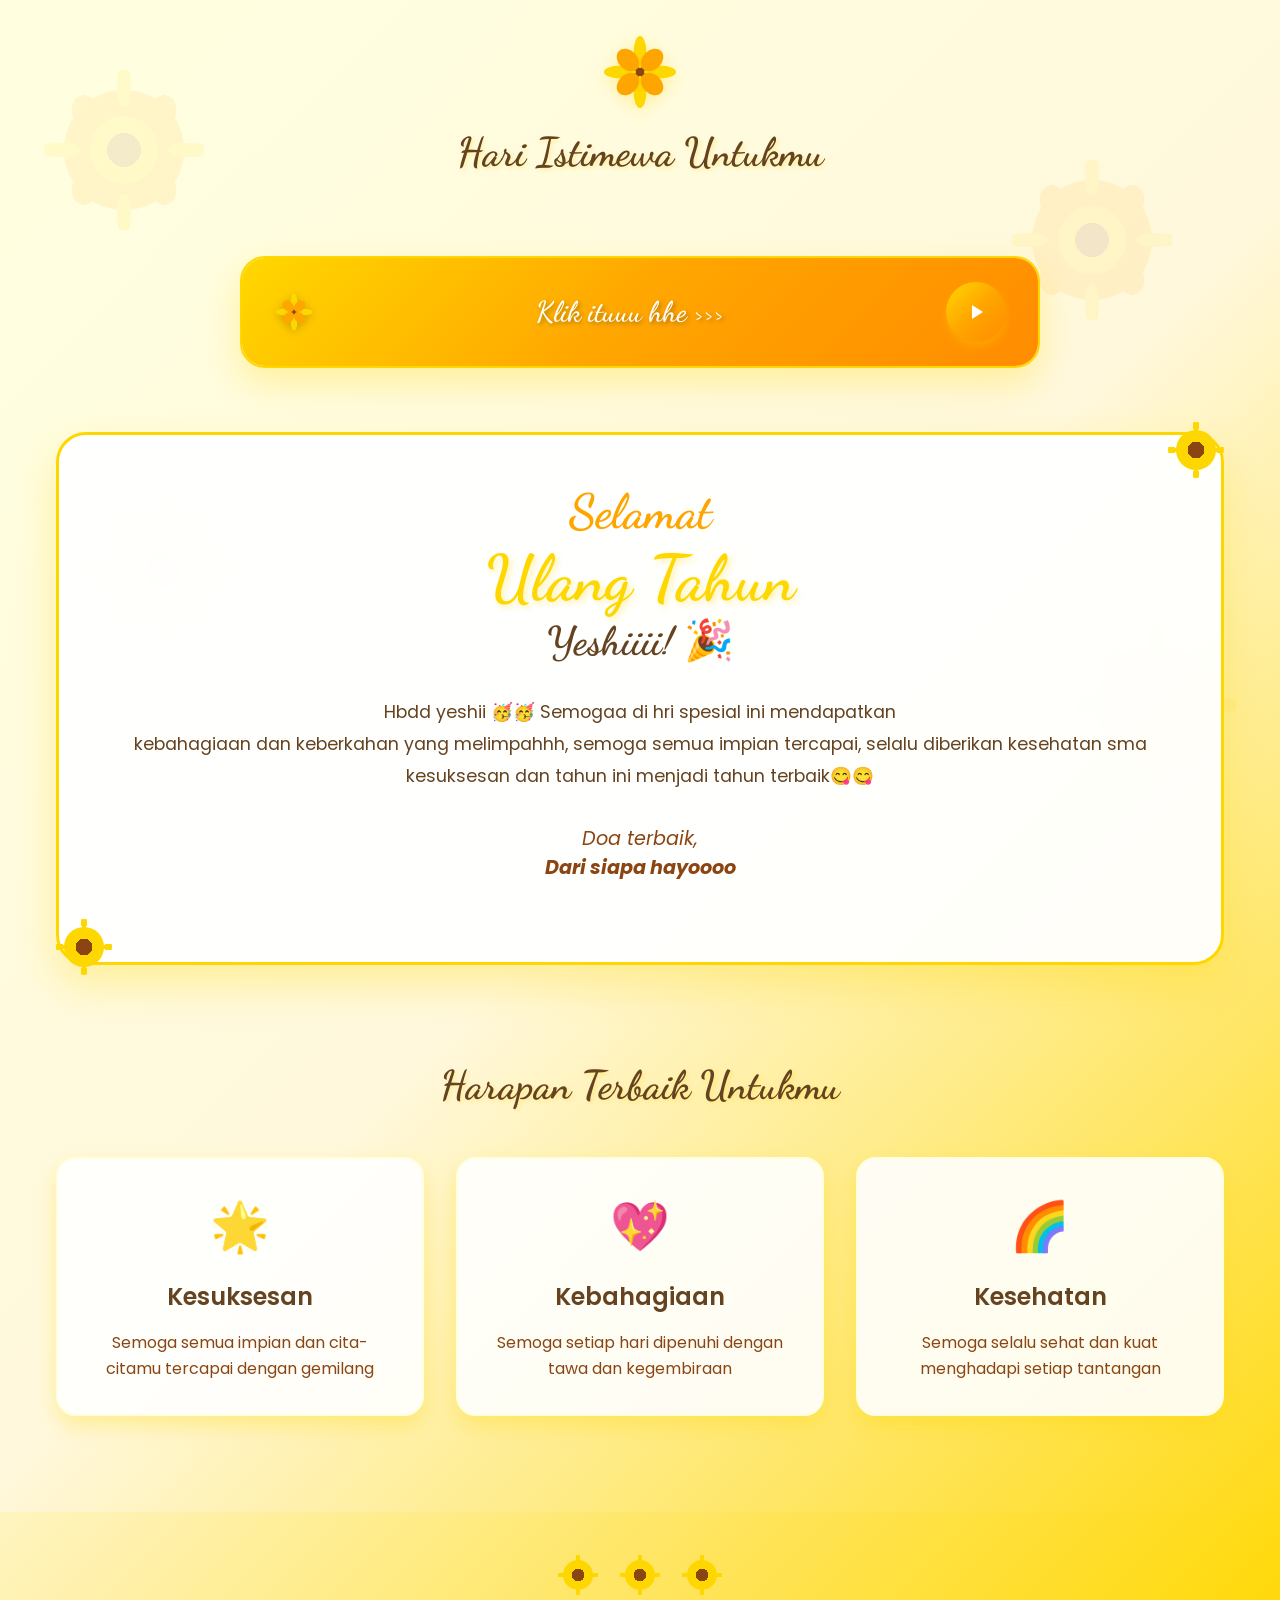
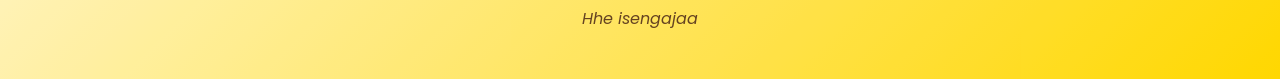
<file: index.html>
<!DOCTYPE html>
<html lang="id">
  <head>
    <meta charset="UTF-8" />
    <meta name="viewport" content="width=device-width, initial-scale=1.0" />
    <title>Selamat Ulang Tahun Sayang! 🌻</title>
    <link rel="stylesheet" href="styles.css" />
    <link
      href="https://fonts.googleapis.com/css2?family=Poppins:wght@300;400;600;700&family=Dancing+Script:wght@400;600;700&display=swap"
      rel="stylesheet"
    />
  </head>
  <body>
    <!-- Background Sunflowers -->
    <div class="bg-sunflowers">
      <div class="sunflower sunflower-1"></div>
      <div class="sunflower sunflower-2"></div>
      <div class="sunflower sunflower-3"></div>
      <div class="sunflower sunflower-4"></div>
      <div class="sunflower sunflower-5"></div>
    </div>

    <!-- Floating Particles -->
    <div class="particles">
      <div class="particle"></div>
      <div class="particle"></div>
      <div class="particle"></div>
      <div class="particle"></div>
      <div class="particle"></div>
      <div class="particle"></div>
      <div class="particle"></div>
      <div class="particle"></div>
    </div>

    <!-- Header -->
    <header class="header">
      <div class="header-sunflower">
        <svg viewBox="0 0 100 100" class="sunflower-svg">
          <circle cx="50" cy="50" r="15" fill="#8B4513" />
          <g class="petals">
            <ellipse cx="50" cy="25" rx="8" ry="20" fill="#FFD700" />
            <ellipse cx="50" cy="75" rx="8" ry="20" fill="#FFD700" />
            <ellipse cx="25" cy="50" rx="20" ry="8" fill="#FFD700" />
            <ellipse cx="75" cy="50" rx="20" ry="8" fill="#FFD700" />
            <ellipse
              cx="35"
              cy="35"
              rx="12"
              ry="16"
              fill="#FFA500"
              transform="rotate(-45 35 35)"
            />
            <ellipse
              cx="65"
              cy="35"
              rx="12"
              ry="16"
              fill="#FFA500"
              transform="rotate(45 65 35)"
            />
            <ellipse
              cx="35"
              cy="65"
              rx="12"
              ry="16"
              fill="#FFA500"
              transform="rotate(45 35 65)"
            />
            <ellipse
              cx="65"
              cy="65"
              rx="12"
              ry="16"
              fill="#FFA500"
              transform="rotate(-45 65 65)"
            />
          </g>
        </svg>
      </div>
      <h1 class="header-title">Hari Istimewa Untukmu</h1>
    </header>

    <!-- Music Player -->
    <section class="music-player-section">
      <div class="music-player" id="musicPlayer">
        <div class="player-header">
          <div class="player-sunflower">
            <svg viewBox="0 0 50 50" class="player-sunflower-svg">
              <circle cx="25" cy="25" r="8" fill="#8B4513" />
              <g class="player-petals">
                <ellipse cx="25" cy="12" rx="4" ry="10" fill="#FFD700" />
                <ellipse cx="25" cy="38" rx="4" ry="10" fill="#FFD700" />
                <ellipse cx="12" cy="25" rx="10" ry="4" fill="#FFD700" />
                <ellipse cx="38" cy="25" rx="10" ry="4" fill="#FFD700" />
                <ellipse
                  cx="18"
                  cy="18"
                  rx="6"
                  ry="8"
                  fill="#FFA500"
                  transform="rotate(-45 18 18)"
                />
                <ellipse
                  cx="32"
                  cy="18"
                  rx="6"
                  ry="8"
                  fill="#FFA500"
                  transform="rotate(45 32 18)"
                />
                <ellipse
                  cx="18"
                  cy="32"
                  rx="6"
                  ry="8"
                  fill="#FFA500"
                  transform="rotate(45 18 32)"
                />
                <ellipse
                  cx="32"
                  cy="32"
                  rx="6"
                  ry="8"
                  fill="#FFA500"
                  transform="rotate(-45 32 32)"
                />
              </g>
            </svg>
          </div>
          <h3 class="player-title">Klik ituuu hhe >>></h3>
          <button
            class="control-btn play-pause-btn"
            id="playPauseBtn"
            title="Play/Pause"
          >
            <svg class="play-icon" viewBox="0 0 24 24" fill="currentColor">
              <path d="M8 5v14l11-7z" />
            </svg>
            <svg
              class="pause-icon"
              viewBox="0 0 24 24"
              fill="currentColor"
              style="display: none"
            >
              <path d="M6 19h4V5H6v14zm8-14v14h4V5h-4z" />
            </svg>
          </button>

          <div class="player-controls">
            <button class="player-toggle" id="playerToggle">
              <span class="toggle-icon">🎶</span>
            </button>
            <div class="control-buttons">
              <button class="control-btn" id="prevBtn" title="Previous">
                <svg viewBox="0 0 24 24" fill="currentColor">
                  <path d="M6 6h2v12H6zm3.5 6l8.5 6V6z" />
                </svg>
              </button>
              <button class="control-btn" id="nextBtn" title="Next">
                <svg viewBox="0 0 24 24" fill="currentColor">
                  <path d="M6 18l8.5-6L6 6v12zM16 6v12h2V6h-2z" />
                </svg>
              </button>
            </div>

            <div class="progress-container">
              <div class="time-display">
                <span id="currentTime">0:00</span>
              </div>
              <div class="progress-bar" id="progressBar">
                <div class="progress-fill" id="progressFill"></div>
                <div class="progress-handle" id="progressHandle"></div>
              </div>
              <div class="time-display">
                <span id="totalTime">0:00</span>
              </div>
            </div>

            <div class="volume-container">
              <button class="volume-btn" id="volumeBtn" title="Volume">
                <svg
                  class="volume-icon"
                  viewBox="0 0 24 24"
                  fill="currentColor"
                >
                  <path
                    d="M3 9v6h4l5 5V4L7 9H3zm13.5 3c0-1.77-1.02-3.29-2.5-4.03v8.05c1.48-.73 2.5-2.25 2.5-4.02zM14 3.23v2.06c2.89.86 5 3.54 5 6.71s-2.11 5.85-5 6.71v2.06c4.01-.91 7-4.49 7-8.77s-2.99-7.86-7-8.77z"
                  />
                </svg>
              </button>
              <div class="volume-slider" id="volumeSlider">
                <div class="volume-fill" id="volumeFill"></div>
                <div class="volume-handle" id="volumeHandle"></div>
              </div>
            </div>
          </div>
        </div>
        <audio id="audioPlayer" preload="metadata" loop>
          <source src="hbd2.mpeg" type="audio/mpeg" />
          Your browser does not support the audio element.
        </audio>
      </div>
    </section>

    <!-- Main Content -->
    <main class="main-content">
      <!-- Birthday Message Section -->
      <section class="birthday-section">
        <div class="container">
          <div class="birthday-card">
            <div class="card-decoration">
              <div class="mini-sunflower mini-sunflower-1"></div>
              <div class="mini-sunflower mini-sunflower-2"></div>
            </div>

            <h2 class="birthday-title">
              <span class="title-line-1">Selamat</span>
              <span class="title-line-2">Ulang Tahun</span>
              <span class="title-line-3">Yeshiiii! 🎉</span>
            </h2>

            <div class="birthday-message">
              <p class="message-text">
                Hbdd yeshii 🥳🥳 Semogaa di hri spesial ini mendapatkan <br />
                kebahagiaan dan keberkahan yang melimpahhh, semoga semua impian
                tercapai, selalu diberikan kesehatan sma kesuksesan dan tahun
                ini menjadi tahun terbaik😋😋
              </p>
              <p class="message-signature">
                Doa terbaik,<br />
                <strong>Dari siapa hayoooo</strong>
              </p>
            </div>

            <button class="celebration-btn" onclick="celebrate()">
              <span>🎊 Rayakan Bersama! 🎊</span>
            </button>
          </div>
        </div>
      </section>

      <!-- Wishes Section -->
      <section class="wishes-section">
        <div class="container">
          <h3 class="wishes-title">Harapan Terbaik Untukmu</h3>
          <div class="wishes-grid">
            <div class="wish-card">
              <div class="wish-icon">🌟</div>
              <h4>Kesuksesan</h4>
              <p>
                Semoga semua impian dan cita-citamu tercapai dengan gemilang
              </p>
            </div>
            <div class="wish-card">
              <div class="wish-icon">💖</div>
              <h4>Kebahagiaan</h4>
              <p>Semoga setiap hari dipenuhi dengan tawa dan kegembiraan</p>
            </div>
            <div class="wish-card">
              <div class="wish-icon">🌈</div>
              <h4>Kesehatan</h4>
              <p>Semoga selalu sehat dan kuat menghadapi setiap tantangan</p>
            </div>
          </div>
        </div>
      </section>
    </main>

    <!-- Footer -->
    <footer class="footer">
      <div class="footer-sunflowers">
        <div class="footer-sunflower"></div>
        <div class="footer-sunflower"></div>
        <div class="footer-sunflower"></div>
      </div>
      <p class="footer-text">Hhe isengajaa</p>
    </footer>

    <!-- Celebration Modal -->
    <div class="celebration-modal" id="celebrationModal">
      <div class="modal-content">
        <div class="celebration-animation">
          <div class="confetti"></div>
          <div class="confetti"></div>
          <div class="confetti"></div>
          <div class="confetti"></div>
          <div class="confetti"></div>
        </div>
        <h2>🎉 Selamat Ulang Tahun! 🎉</h2>
        <p>Semoga hari ini menjadi hari yang tak terlupakan!</p>
        <button onclick="closeCelebration()" class="close-btn">
          Terima Kasih! ❤️
        </button>
      </div>
    </div>

    <script src="script.js"></script>
  </body>
</html>
</file>
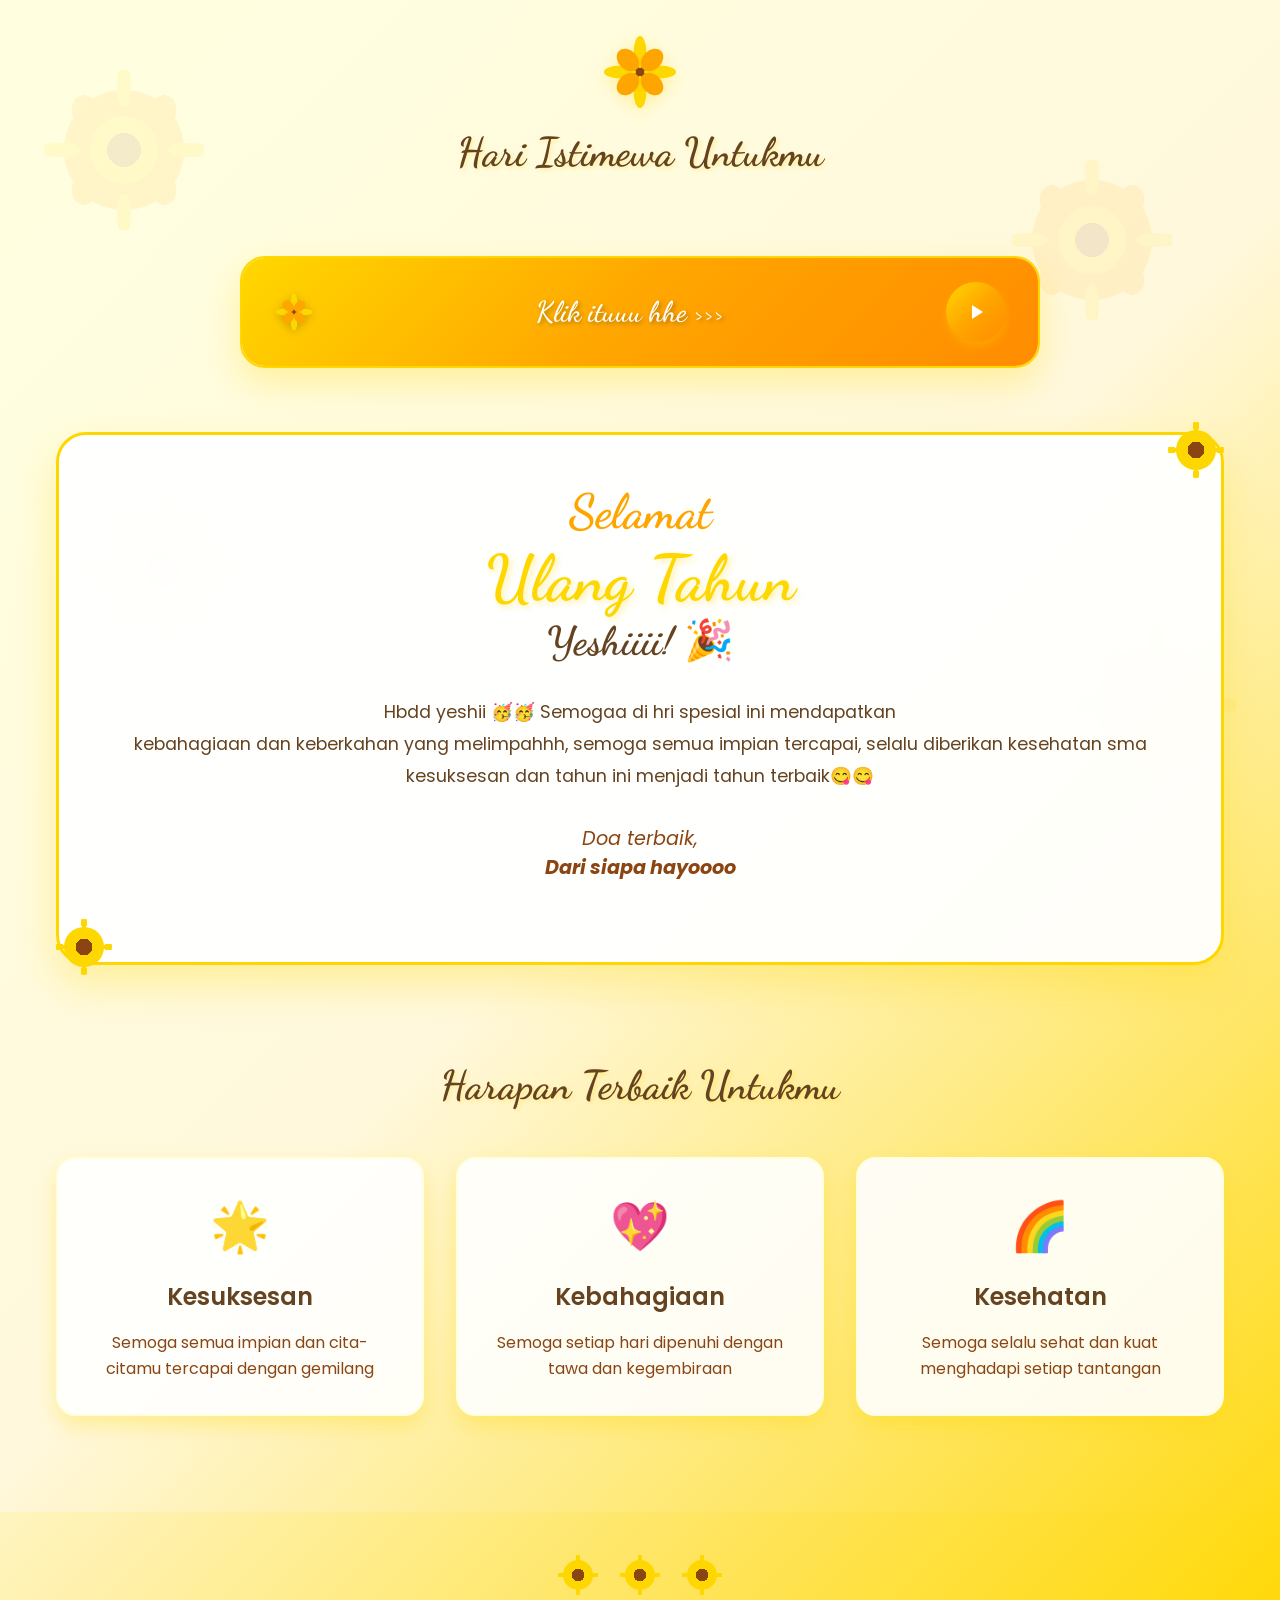
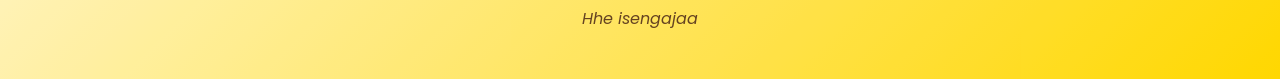
<file: public/index.html>
<!DOCTYPE html>
<html lang="id">
  <head>
    <meta charset="UTF-8" />
    <meta name="viewport" content="width=device-width, initial-scale=1.0" />
    <title>Selamat Ulang Tahun Yeshiiii! 🌻</title>
    <link rel="stylesheet" href="styles.css" />
    <link
      href="https://fonts.googleapis.com/css2?family=Poppins:wght@300;400;600;700&family=Dancing+Script:wght@400;600;700&display=swap"
      rel="stylesheet"
    />
  </head>
  <body>
    <!-- Background Sunflowers -->
    <div class="bg-sunflowers">
      <div class="sunflower sunflower-1"></div>
      <div class="sunflower sunflower-2"></div>
      <div class="sunflower sunflower-3"></div>
      <div class="sunflower sunflower-4"></div>
      <div class="sunflower sunflower-5"></div>
    </div>

    <!-- Floating Particles -->
    <div class="particles">
      <div class="particle"></div>
      <div class="particle"></div>
      <div class="particle"></div>
      <div class="particle"></div>
      <div class="particle"></div>
      <div class="particle"></div>
      <div class="particle"></div>
      <div class="particle"></div>
    </div>

    <!-- Header -->
    <header class="header">
      <div class="header-sunflower">
        <svg viewBox="0 0 100 100" class="sunflower-svg">
          <circle cx="50" cy="50" r="15" fill="#8B4513" />
          <g class="petals">
            <ellipse cx="50" cy="25" rx="8" ry="20" fill="#FFD700" />
            <ellipse cx="50" cy="75" rx="8" ry="20" fill="#FFD700" />
            <ellipse cx="25" cy="50" rx="20" ry="8" fill="#FFD700" />
            <ellipse cx="75" cy="50" rx="20" ry="8" fill="#FFD700" />
            <ellipse
              cx="35"
              cy="35"
              rx="12"
              ry="16"
              fill="#FFA500"
              transform="rotate(-45 35 35)"
            />
            <ellipse
              cx="65"
              cy="35"
              rx="12"
              ry="16"
              fill="#FFA500"
              transform="rotate(45 65 35)"
            />
            <ellipse
              cx="35"
              cy="65"
              rx="12"
              ry="16"
              fill="#FFA500"
              transform="rotate(45 35 65)"
            />
            <ellipse
              cx="65"
              cy="65"
              rx="12"
              ry="16"
              fill="#FFA500"
              transform="rotate(-45 65 65)"
            />
          </g>
        </svg>
      </div>
      <h1 class="header-title">Hari Istimewa Untukmu</h1>
    </header>

    <!-- Music Player -->
    <section class="music-player-section">
      <div class="music-player" id="musicPlayer">
        <div class="player-header">
          <div class="player-sunflower">
            <svg viewBox="0 0 50 50" class="player-sunflower-svg">
              <circle cx="25" cy="25" r="8" fill="#8B4513" />
              <g class="player-petals">
                <ellipse cx="25" cy="12" rx="4" ry="10" fill="#FFD700" />
                <ellipse cx="25" cy="38" rx="4" ry="10" fill="#FFD700" />
                <ellipse cx="12" cy="25" rx="10" ry="4" fill="#FFD700" />
                <ellipse cx="38" cy="25" rx="10" ry="4" fill="#FFD700" />
                <ellipse
                  cx="18"
                  cy="18"
                  rx="6"
                  ry="8"
                  fill="#FFA500"
                  transform="rotate(-45 18 18)"
                />
                <ellipse
                  cx="32"
                  cy="18"
                  rx="6"
                  ry="8"
                  fill="#FFA500"
                  transform="rotate(45 32 18)"
                />
                <ellipse
                  cx="18"
                  cy="32"
                  rx="6"
                  ry="8"
                  fill="#FFA500"
                  transform="rotate(45 18 32)"
                />
                <ellipse
                  cx="32"
                  cy="32"
                  rx="6"
                  ry="8"
                  fill="#FFA500"
                  transform="rotate(-45 32 32)"
                />
              </g>
            </svg>
          </div>
          <h3 class="player-title">Klik ituuu hhe >>></h3>
          <button
            class="control-btn play-pause-btn"
            id="playPauseBtn"
            title="Play/Pause"
          >
            <svg class="play-icon" viewBox="0 0 24 24" fill="currentColor">
              <path d="M8 5v14l11-7z" />
            </svg>
            <svg
              class="pause-icon"
              viewBox="0 0 24 24"
              fill="currentColor"
              style="display: none"
            >
              <path d="M6 19h4V5H6v14zm8-14v14h4V5h-4z" />
            </svg>
          </button>

          <div class="player-controls">
            <button class="player-toggle" id="playerToggle">
              <span class="toggle-icon">🎶</span>
            </button>
            <div class="control-buttons">
              <button class="control-btn" id="prevBtn" title="Previous">
                <svg viewBox="0 0 24 24" fill="currentColor">
                  <path d="M6 6h2v12H6zm3.5 6l8.5 6V6z" />
                </svg>
              </button>
              <button class="control-btn" id="nextBtn" title="Next">
                <svg viewBox="0 0 24 24" fill="currentColor">
                  <path d="M6 18l8.5-6L6 6v12zM16 6v12h2V6h-2z" />
                </svg>
              </button>
            </div>

            <div class="progress-container">
              <div class="time-display">
                <span id="currentTime">0:00</span>
              </div>
              <div class="progress-bar" id="progressBar">
                <div class="progress-fill" id="progressFill"></div>
                <div class="progress-handle" id="progressHandle"></div>
              </div>
              <div class="time-display">
                <span id="totalTime">0:00</span>
              </div>
            </div>

            <div class="volume-container">
              <button class="volume-btn" id="volumeBtn" title="Volume">
                <svg
                  class="volume-icon"
                  viewBox="0 0 24 24"
                  fill="currentColor"
                >
                  <path
                    d="M3 9v6h4l5 5V4L7 9H3zm13.5 3c0-1.77-1.02-3.29-2.5-4.03v8.05c1.48-.73 2.5-2.25 2.5-4.02zM14 3.23v2.06c2.89.86 5 3.54 5 6.71s-2.11 5.85-5 6.71v2.06c4.01-.91 7-4.49 7-8.77s-2.99-7.86-7-8.77z"
                  />
                </svg>
              </button>
              <div class="volume-slider" id="volumeSlider">
                <div class="volume-fill" id="volumeFill"></div>
                <div class="volume-handle" id="volumeHandle"></div>
              </div>
            </div>
          </div>
        </div>
        <audio id="audioPlayer" preload="metadata" loop>
          <source src="hbd2.mpeg" type="audio/mpeg" />
          Your browser does not support the audio element.
        </audio>
      </div>
    </section>

    <!-- Main Content -->
    <main class="main-content">
      <!-- Birthday Message Section -->
      <section class="birthday-section">
        <div class="container">
          <div class="birthday-card">
            <div class="card-decoration">
              <div class="mini-sunflower mini-sunflower-1"></div>
              <div class="mini-sunflower mini-sunflower-2"></div>
            </div>

            <h2 class="birthday-title">
              <span class="title-line-1">Selamat</span>
              <span class="title-line-2">Ulang Tahun</span>
              <span class="title-line-3">Yeshiiii! 🎉</span>
            </h2>

            <div class="birthday-message">
              <p class="message-text">
                Hbdd yeshii 🥳🥳 Semogaa di hri spesial ini mendapatkan <br />
                kebahagiaan dan keberkahan yang melimpahhh, semoga semua impian
                tercapai, selalu diberikan kesehatan sma kesuksesan dan tahun
                ini menjadi tahun terbaik😋😋
              </p>
              <p class="message-signature">
                Doa terbaik,<br />
                <strong>Dari siapa hayoooo</strong>
              </p>
            </div>

            <button class="celebration-btn" onclick="celebrate()">
              <span>🎊 Rayakan Bersama! 🎊</span>
            </button>
          </div>
        </div>
      </section>

      <!-- Wishes Section -->
      <section class="wishes-section">
        <div class="container">
          <h3 class="wishes-title">Harapan Terbaik Untukmu</h3>
          <div class="wishes-grid">
            <div class="wish-card">
              <div class="wish-icon">🌟</div>
              <h4>Kesuksesan</h4>
              <p>
                Semoga semua impian dan cita-citamu tercapai dengan gemilang
              </p>
            </div>
            <div class="wish-card">
              <div class="wish-icon">💖</div>
              <h4>Kebahagiaan</h4>
              <p>Semoga setiap hari dipenuhi dengan tawa dan kegembiraan</p>
            </div>
            <div class="wish-card">
              <div class="wish-icon">🌈</div>
              <h4>Kesehatan</h4>
              <p>Semoga selalu sehat dan kuat menghadapi setiap tantangan</p>
            </div>
          </div>
        </div>
      </section>
    </main>

    <!-- Footer -->
    <footer class="footer">
      <div class="footer-sunflowers">
        <div class="footer-sunflower"></div>
        <div class="footer-sunflower"></div>
        <div class="footer-sunflower"></div>
      </div>
      <p class="footer-text">Hhe isengajaa</p>
    </footer>

    <!-- Celebration Modal -->
    <div class="celebration-modal" id="celebrationModal">
      <div class="modal-content">
        <div class="celebration-animation">
          <div class="confetti"></div>
          <div class="confetti"></div>
          <div class="confetti"></div>
          <div class="confetti"></div>
          <div class="confetti"></div>
        </div>
        <h2>🎉 Selamat Ulang Tahun! 🎉</h2>
        <p>Semoga hari ini menjadi hari yang tak terlupakan!</p>
        <button onclick="closeCelebration()" class="close-btn">
          Terima Kasih! ❤️
        </button>
      </div>
    </div>

    <script src="script.js"></script>
  </body>
</html>
</file>
<file: styles.css>
* {
  margin: 0;
  padding: 0;
  box-sizing: border-box;
}

:root {
  --primary-yellow: #ffd700;
  --warm-yellow: #ffa500;
  --light-yellow: #ffffe0;
  --cream: #fff8dc;
  --brown: #8b4513;
  --dark-brown: #654321;
  --white: #ffffff;
  --soft-shadow: rgba(255, 215, 0, 0.3);
  --warm-gradient: linear-gradient(
    135deg,
    #ffd700 0%,
    #ffa500 50%,
    #ff8c00 100%
  );
}

body {
  font-family: "Poppins", sans-serif;
  background: linear-gradient(135deg, #ffffe0 0%, #fff8dc 50%, #ffd700 100%);
  min-height: 100vh;
  overflow-x: hidden;
  position: relative;
}

/* Background Sunflowers */
.bg-sunflowers {
  position: fixed;
  top: 0;
  left: 0;
  width: 100%;
  height: 100%;
  pointer-events: none;
  z-index: -1;
}

.sunflower {
  position: absolute;
  width: 120px;
  height: 120px;
  background: radial-gradient(
    circle,
    #8b4513 20%,
    #ffd700 20%,
    #ffd700 40%,
    #ffa500 40%
  );
  border-radius: 50%;
  opacity: 0.1;
  animation: float 6s ease-in-out infinite;
}

.sunflower::before {
  content: "";
  position: absolute;
  top: -20px;
  left: -20px;
  right: -20px;
  bottom: -20px;
  background: radial-gradient(
      ellipse 15px 40px at 50% 10%,
      #ffd700 50%,
      transparent 50%
    ),
    radial-gradient(ellipse 15px 40px at 50% 90%, #ffd700 50%, transparent 50%),
    radial-gradient(ellipse 40px 15px at 10% 50%, #ffd700 50%, transparent 50%),
    radial-gradient(ellipse 40px 15px at 90% 50%, #ffd700 50%, transparent 50%),
    radial-gradient(ellipse 25px 30px at 25% 25%, #ffa500 50%, transparent 50%),
    radial-gradient(ellipse 25px 30px at 75% 25%, #ffa500 50%, transparent 50%),
    radial-gradient(ellipse 25px 30px at 25% 75%, #ffa500 50%, transparent 50%),
    radial-gradient(ellipse 25px 30px at 75% 75%, #ffa500 50%, transparent 50%);
  border-radius: 50%;
}

.sunflower-1 {
  top: 10%;
  left: 5%;
  animation-delay: 0s;
}
.sunflower-2 {
  top: 20%;
  right: 10%;
  animation-delay: 1s;
}
.sunflower-3 {
  bottom: 30%;
  left: 8%;
  animation-delay: 2s;
}
.sunflower-4 {
  bottom: 15%;
  right: 5%;
  animation-delay: 3s;
}
.sunflower-5 {
  top: 60%;
  left: 50%;
  animation-delay: 4s;
}

@keyframes float {
  0%,
  100% {
    transform: translateY(0px) rotate(0deg);
  }
  50% {
    transform: translateY(-20px) rotate(5deg);
  }
}

/* Floating Particles */
.particles {
  position: fixed;
  top: 0;
  left: 0;
  width: 100%;
  height: 100%;
  pointer-events: none;
  z-index: 1;
}

.particle {
  position: absolute;
  width: 6px;
  height: 6px;
  background: var(--primary-yellow);
  border-radius: 50%;
  animation: sparkle 3s linear infinite;
  opacity: 0;
}

.particle:nth-child(1) {
  left: 10%;
  animation-delay: 0s;
}
.particle:nth-child(2) {
  left: 20%;
  animation-delay: 0.5s;
}
.particle:nth-child(3) {
  left: 30%;
  animation-delay: 1s;
}
.particle:nth-child(4) {
  left: 40%;
  animation-delay: 1.5s;
}
.particle:nth-child(5) {
  left: 60%;
  animation-delay: 2s;
}
.particle:nth-child(6) {
  left: 70%;
  animation-delay: 2.5s;
}
.particle:nth-child(7) {
  left: 80%;
  animation-delay: 3s;
}
.particle:nth-child(8) {
  left: 90%;
  animation-delay: 3.5s;
}

@keyframes sparkle {
  0% {
    transform: translateY(100vh) scale(0);
    opacity: 0;
  }
  10% {
    opacity: 1;
  }
  90% {
    opacity: 1;
  }
  100% {
    transform: translateY(-100px) scale(1);
    opacity: 0;
  }
}

/* Header */
.header {
  text-align: center;
  padding: 2rem 1rem;
  position: relative;
  animation: slideDown 1s ease-out;
}

.header-sunflower {
  width: 80px;
  height: 80px;
  margin: 0 auto 1rem;
  animation: rotate 10s linear infinite;
}

.sunflower-svg {
  width: 100%;
  height: 100%;
  filter: drop-shadow(0 4px 8px var(--soft-shadow));
}

.petals {
  animation: petalGlow 2s ease-in-out infinite alternate;
}

@keyframes rotate {
  from {
    transform: rotate(0deg);
  }
  to {
    transform: rotate(360deg);
  }
}

@keyframes petalGlow {
  from {
    opacity: 0.8;
  }
  to {
    opacity: 1;
  }
}

.header-title {
  font-family: "Dancing Script", cursive;
  font-size: 2.5rem;
  font-weight: 700;
  color: var(--dark-brown);
  text-shadow: 2px 2px 4px var(--soft-shadow);
  margin-bottom: 1rem;
}

@keyframes slideDown {
  from {
    transform: translateY(-50px);
    opacity: 0;
  }
  to {
    transform: translateY(0);
    opacity: 1;
  }
}

/* Main Content */
.main-content {
  position: relative;
  z-index: 2;
}

.container {
  max-width: 1200px;
  margin: 0 auto;
  padding: 0 1rem;
}

/* Birthday Section */
.birthday-section {
  padding: 2rem 0;
  animation: fadeInUp 1.2s ease-out 0.5s both;
}

.birthday-card {
  background: rgba(255, 255, 255, 0.95);
  border-radius: 30px;
  padding: 3rem 2rem;
  box-shadow: 0 20px 40px var(--soft-shadow);
  position: relative;
  backdrop-filter: blur(10px);
  border: 3px solid var(--primary-yellow);
  transition: transform 0.3s ease, box-shadow 0.3s ease;
}

.birthday-card:hover {
  transform: translateY(-5px);
  box-shadow: 0 25px 50px var(--soft-shadow);
}

.card-decoration {
  position: absolute;
  top: -15px;
  left: -15px;
  right: -15px;
  bottom: -15px;
  pointer-events: none;
}

.mini-sunflower {
  position: absolute;
  width: 40px;
  height: 40px;
  background: radial-gradient(
    circle,
    var(--brown) 30%,
    var(--primary-yellow) 30%
  );
  border-radius: 50%;
  animation: miniFloat 4s ease-in-out infinite;
}

.mini-sunflower::before {
  content: "";
  position: absolute;
  top: -8px;
  left: -8px;
  right: -8px;
  bottom: -8px;
  background: radial-gradient(
      ellipse 6px 16px at 50% 5%,
      var(--primary-yellow) 50%,
      transparent 50%
    ),
    radial-gradient(
      ellipse 6px 16px at 50% 95%,
      var(--primary-yellow) 50%,
      transparent 50%
    ),
    radial-gradient(
      ellipse 16px 6px at 5% 50%,
      var(--primary-yellow) 50%,
      transparent 50%
    ),
    radial-gradient(
      ellipse 16px 6px at 95% 50%,
      var(--primary-yellow) 50%,
      transparent 50%
    );
  border-radius: 50%;
}

.mini-sunflower-1 {
  top: 10px;
  right: 20px;
  animation-delay: 0s;
}
.mini-sunflower-2 {
  bottom: 10px;
  left: 20px;
  animation-delay: 2s;
}

@keyframes miniFloat {
  0%,
  100% {
    transform: translateY(0px) rotate(0deg);
  }
  50% {
    transform: translateY(-10px) rotate(180deg);
  }
}

.birthday-title {
  font-family: "Dancing Script", cursive;
  text-align: center;
  margin-bottom: 2rem;
  line-height: 1.2;
}

.title-line-1,
.title-line-2,
.title-line-3 {
  display: block;
  animation: bounceIn 0.8s ease-out both;
}

.title-line-1 {
  font-size: 3rem;
  color: var(--warm-yellow);
  animation-delay: 0.2s;
}

.title-line-2 {
  font-size: 4rem;
  color: var(--primary-yellow);
  text-shadow: 3px 3px 6px var(--soft-shadow);
  animation-delay: 0.4s;
}

.title-line-3 {
  font-size: 2.5rem;
  color: var(--dark-brown);
  animation-delay: 0.6s;
}

@keyframes bounceIn {
  0% {
    transform: scale(0.3);
    opacity: 0;
  }
  50% {
    transform: scale(1.05);
  }
  70% {
    transform: scale(0.9);
  }
  100% {
    transform: scale(1);
    opacity: 1;
  }
}

.birthday-message {
  text-align: center;
  margin-bottom: 2rem;
}

.message-text {
  font-size: 1.1rem;
  line-height: 1.8;
  color: var(--dark-brown);
  margin-bottom: 1.5rem;
  animation: fadeIn 1s ease-out both;
  opacity: 0;
}

.message-text:nth-child(1) {
  animation-delay: 0.8s;
}
.message-text:nth-child(2) {
  animation-delay: 1s;
}
.message-text:nth-child(3) {
  animation-delay: 1.2s;
}

.message-signature {
  font-size: 1.2rem;
  color: var(--brown);
  font-style: italic;
  margin-top: 2rem;
  animation: fadeIn 1s ease-out 1.4s both;
  opacity: 0;
}

@keyframes fadeIn {
  from {
    opacity: 0;
    transform: translateY(20px);
  }
  to {
    opacity: 1;
    transform: translateY(0);
  }
}

.celebration-btn {
  display: none;
  margin: 2rem auto 0;
  padding: 1rem 2rem;
  background: var(--warm-gradient);
  border: none;
  border-radius: 50px;
  font-size: 1.2rem;
  font-weight: 600;
  color: var(--white);
  cursor: pointer;
  transition: all 0.3s ease;
  box-shadow: 0 8px 16px var(--soft-shadow);
  animation: pulse 2s infinite;
}

.celebration-btn:hover {
  transform: translateY(-3px) scale(1.05);
  box-shadow: 0 12px 24px var(--soft-shadow);
}

@keyframes pulse {
  0% {
    box-shadow: 0 8px 16px var(--soft-shadow);
  }
  50% {
    box-shadow: 0 12px 24px rgba(255, 215, 0, 0.5);
  }
  100% {
    box-shadow: 0 8px 16px var(--soft-shadow);
  }
}

@keyframes fadeInUp {
  from {
    transform: translateY(50px);
    opacity: 0;
  }
  to {
    transform: translateY(0);
    opacity: 1;
  }
}

/* Wishes Section */
.wishes-section {
  padding: 4rem 0;
  animation: fadeInUp 1.2s ease-out 1s both;
}

.wishes-title {
  font-family: "Dancing Script", cursive;
  font-size: 2.5rem;
  text-align: center;
  color: var(--dark-brown);
  margin-bottom: 3rem;
  text-shadow: 2px 2px 4px var(--soft-shadow);
}

.wishes-grid {
  display: grid;
  grid-template-columns: repeat(auto-fit, minmax(300px, 1fr));
  gap: 2rem;
  margin-top: 2rem;
}

.wish-card {
  background: rgba(255, 255, 255, 0.9);
  border-radius: 20px;
  padding: 2rem;
  text-align: center;
  box-shadow: 0 10px 20px var(--soft-shadow);
  transition: all 0.3s ease;
  border: 2px solid var(--light-yellow);
}

.wish-card:hover {
  transform: translateY(-10px) scale(1.02);
  box-shadow: 0 20px 40px var(--soft-shadow);
  border-color: var(--primary-yellow);
}

.wish-icon {
  font-size: 3rem;
  margin-bottom: 1rem;
  animation: bounce 2s infinite;
}

.wish-card:nth-child(2) .wish-icon {
  animation-delay: 0.5s;
}
.wish-card:nth-child(3) .wish-icon {
  animation-delay: 1s;
}

@keyframes bounce {
  0%,
  20%,
  50%,
  80%,
  100% {
    transform: translateY(0);
  }
  40% {
    transform: translateY(-10px);
  }
  60% {
    transform: translateY(-5px);
  }
}

.wish-card h4 {
  font-size: 1.5rem;
  color: var(--dark-brown);
  margin-bottom: 1rem;
  font-weight: 600;
}

.wish-card p {
  color: var(--brown);
  line-height: 1.6;
  font-size: 1rem;
}

/* Footer */
.footer {
  text-align: center;
  padding: 3rem 1rem;
  position: relative;
  background: rgba(255, 215, 0, 0.1);
  margin-top: 2rem;
}

.footer-sunflowers {
  display: flex;
  justify-content: center;
  gap: 2rem;
  margin-bottom: 1rem;
}

.footer-sunflower {
  width: 30px;
  height: 30px;
  background: radial-gradient(
    circle,
    var(--brown) 30%,
    var(--primary-yellow) 30%
  );
  border-radius: 50%;
  position: relative;
  animation: spin 8s linear infinite;
}

.footer-sunflower::before {
  content: "";
  position: absolute;
  top: -5px;
  left: -5px;
  right: -5px;
  bottom: -5px;
  background: radial-gradient(
      ellipse 4px 12px at 50% 2px,
      var(--primary-yellow) 50%,
      transparent 50%
    ),
    radial-gradient(
      ellipse 4px 12px at 50% 38px,
      var(--primary-yellow) 50%,
      transparent 50%
    ),
    radial-gradient(
      ellipse 12px 4px at 2px 50%,
      var(--primary-yellow) 50%,
      transparent 50%
    ),
    radial-gradient(
      ellipse 12px 4px at 38px 50%,
      var(--primary-yellow) 50%,
      transparent 50%
    );
  border-radius: 50%;
}

.footer-sunflower:nth-child(2) {
  animation-delay: 1s;
}
.footer-sunflower:nth-child(3) {
  animation-delay: 2s;
}

@keyframes spin {
  from {
    transform: rotate(0deg);
  }
  to {
    transform: rotate(360deg);
  }
}

.footer-text {
  color: var(--dark-brown);
  font-style: italic;
  font-size: 1rem;
}

/* Celebration Modal */
.celebration-modal {
  display: none;
  position: fixed;
  top: 0;
  left: 0;
  width: 100%;
  height: 100%;
  background: rgba(0, 0, 0, 0.8);
  z-index: 1000;
  justify-content: center;
  align-items: center;
}

.modal-content {
  background: var(--warm-gradient);
  border-radius: 30px;
  padding: 3rem;
  text-align: center;
  position: relative;
  max-width: 500px;
  margin: 1rem;
  animation: modalPop 0.5s ease-out;
}

@keyframes modalPop {
  0% {
    transform: scale(0.5);
    opacity: 0;
  }
  100% {
    transform: scale(1);
    opacity: 1;
  }
}

.celebration-animation {
  position: absolute;
  top: 0;
  left: 0;
  right: 0;
  bottom: 0;
  pointer-events: none;
}

.confetti {
  position: absolute;
  width: 10px;
  height: 10px;
  background: var(--white);
  animation: confettiFall 3s linear infinite;
}

.confetti:nth-child(1) {
  left: 10%;
  animation-delay: 0s;
  background: #ff69b4;
}
.confetti:nth-child(2) {
  left: 30%;
  animation-delay: 0.5s;
  background: #00ced1;
}
.confetti:nth-child(3) {
  left: 50%;
  animation-delay: 1s;
  background: #98fb98;
}
.confetti:nth-child(4) {
  left: 70%;
  animation-delay: 1.5s;
  background: #ffb6c1;
}
.confetti:nth-child(5) {
  left: 90%;
  animation-delay: 2s;
  background: #dda0dd;
}

@keyframes confettiFall {
  0% {
    transform: translateY(-100px) rotate(0deg);
    opacity: 1;
  }
  100% {
    transform: translateY(400px) rotate(720deg);
    opacity: 0;
  }
}

.modal-content h2 {
  color: var(--white);
  font-family: "Dancing Script", cursive;
  font-size: 2.5rem;
  margin-bottom: 1rem;
  text-shadow: 2px 2px 4px rgba(0, 0, 0, 0.3);
}

.modal-content p {
  color: var(--white);
  font-size: 1.2rem;
  margin-bottom: 2rem;
}

.close-btn {
  background: var(--white);
  color: var(--dark-brown);
  border: none;
  padding: 1rem 2rem;
  border-radius: 25px;
  font-size: 1.1rem;
  font-weight: 600;
  cursor: pointer;
  transition: all 0.3s ease;
}

.close-btn:hover {
  transform: scale(1.05);
  box-shadow: 0 5px 15px rgba(0, 0, 0, 0.2);
}

/* Music Player Styles */
.music-player-section {
  padding: 2rem 0;
  animation: fadeInUp 1.2s ease-out 0.3s both;
}

.music-player {
  max-width: 800px;
  margin: 0 auto;
  background: rgba(255, 255, 255, 0.95);
  border-radius: 25px;
  box-shadow: 0 15px 35px var(--soft-shadow);
  backdrop-filter: blur(10px);
  border: 2px solid var(--primary-yellow);
  overflow: hidden;
  transition: all 0.3s ease;
}

.music-player:hover {
  transform: translateY(-3px);
  box-shadow: 0 20px 45px var(--soft-shadow);
}

.player-header {
  background: var(--warm-gradient);
  padding: 1.5rem 2rem;
  display: flex;
  align-items: center;
  justify-content: space-between;
  position: relative;
}

.player-sunflower {
  width: 40px;
  height: 40px;
  animation: rotate 8s linear infinite;
}

.player-sunflower-svg {
  width: 100%;
  height: 100%;
  filter: drop-shadow(0 2px 4px rgba(0, 0, 0, 0.2));
}

.player-petals {
  animation: petalGlow 2s ease-in-out infinite alternate;
}

.player-title {
  color: var(--white);
  font-family: "Dancing Script", cursive;
  font-size: 1.8rem;
  font-weight: 600;
  text-shadow: 2px 2px 4px rgba(0, 0, 0, 0.3);
  flex: 1;
  text-align: center;
  margin: 0 1rem;
}

.player-toggle {
  background: rgba(255, 255, 255, 0.2);
  border: 2px solid var(--white);
  border-radius: 50%;
  width: 50px;
  height: 50px;
  display: flex;
  align-items: center;
  justify-content: center;
  cursor: pointer;
  transition: all 0.3s ease;
  backdrop-filter: blur(10px);
}

.player-toggle:hover {
  background: rgba(255, 255, 255, 0.3);
  transform: scale(1.1);
}

.toggle-icon {
  font-size: 1.5rem;
  animation: bounce 2s infinite;
}

.player-content {
  padding: 2rem;
  max-height: 0;
  overflow: hidden;
  transition: all 0.5s ease;
}

.player-content.active {
  max-height: 800px;
}

.song-info {
  display: flex;
  align-items: center;
  margin-bottom: 2rem;
  gap: 1.5rem;
}

.song-artwork {
  position: relative;
  width: 80px;
  height: 80px;
}

.artwork-sunflower {
  font-size: 3rem;
  position: absolute;
  top: 50%;
  left: 50%;
  transform: translate(-50%, -50%);
  z-index: 2;
  animation: pulse 2s infinite;
}

.vinyl-record {
  width: 80px;
  height: 80px;
  background: radial-gradient(circle, #333 30%, #666 30%, #666 35%, #333 35%);
  border-radius: 50%;
  position: relative;
  animation: spin 3s linear infinite paused;
  box-shadow: 0 4px 8px rgba(0, 0, 0, 0.3);
}

.vinyl-record.playing {
  animation-play-state: running;
}

.record-center {
  position: absolute;
  top: 50%;
  left: 50%;
  transform: translate(-50%, -50%);
  width: 20px;
  height: 20px;
  background: var(--primary-yellow);
  border-radius: 50%;
  box-shadow: inset 0 2px 4px rgba(0, 0, 0, 0.3);
}

.song-details {
  flex: 1;
}

.song-title {
  font-size: 1.3rem;
  font-weight: 600;
  color: var(--dark-brown);
  margin-bottom: 0.5rem;
}

.song-artist {
  color: var(--brown);
  font-size: 1rem;
  opacity: 0.8;
}

.playlist {
  margin-bottom: 2rem;
}

.playlist-header {
  margin-bottom: 1rem;
}

.playlist-header h4 {
  color: var(--dark-brown);
  font-family: "Dancing Script", cursive;
  font-size: 1.5rem;
  text-align: center;
}

.playlist-items {
  max-height: 200px;
  overflow-y: auto;
  border-radius: 15px;
  background: rgba(255, 248, 220, 0.5);
  padding: 0.5rem;
}

.playlist-item {
  display: flex;
  align-items: center;
  padding: 1rem;
  border-radius: 10px;
  cursor: pointer;
  transition: all 0.3s ease;
  margin-bottom: 0.5rem;
}

.playlist-item:hover {
  background: rgba(255, 215, 0, 0.2);
  transform: translateX(5px);
}

.playlist-item.active {
  background: var(--warm-gradient);
  color: var(--white);
  box-shadow: 0 4px 8px var(--soft-shadow);
}

.item-icon {
  font-size: 1.5rem;
  margin-right: 1rem;
  width: 30px;
  text-align: center;
}

.item-info {
  flex: 1;
  display: flex;
  flex-direction: column;
}

.item-title {
  font-weight: 600;
  margin-bottom: 0.2rem;
}

.item-artist {
  font-size: 0.9rem;
  opacity: 0.8;
}

.item-duration {
  font-size: 0.9rem;
  opacity: 0.7;
  font-weight: 500;
}

.player-controls {
  display: none;
}

.control-buttons {
  display: flex;
  justify-content: center;
  align-items: center;
  gap: 1rem;
  margin-bottom: 1.5rem;
}

.control-btn {
  background: var(--warm-gradient);
  border: none;
  border-radius: 50%;
  width: 50px;
  height: 50px;
  display: flex;
  align-items: center;
  justify-content: center;
  cursor: pointer;
  transition: all 0.3s ease;
  color: var(--white);
  box-shadow: 0 4px 8px var(--soft-shadow);
}

.control-btn:hover {
  transform: translateY(-2px) scale(1.05);
  box-shadow: 0 6px 12px var(--soft-shadow);
}

.play-pause-btn {
  width: 60px;
  height: 60px;
  background: var(--warm-gradient);
}

.control-btn svg {
  width: 24px;
  height: 24px;
}

.progress-container {
  display: flex;
  align-items: center;
  gap: 1rem;
  margin-bottom: 1rem;
}

.time-display {
  font-size: 0.9rem;
  color: var(--dark-brown);
  font-weight: 500;
  min-width: 40px;
}

.progress-bar {
  flex: 1;
  height: 6px;
  background: rgba(255, 215, 0, 0.3);
  border-radius: 3px;
  position: relative;
  cursor: pointer;
}

.progress-fill {
  height: 100%;
  background: var(--warm-gradient);
  border-radius: 3px;
  width: 0%;
  transition: width 0.1s ease;
}

.progress-handle {
  position: absolute;
  top: 50%;
  transform: translate(-50%, -50%);
  width: 16px;
  height: 16px;
  background: var(--primary-yellow);
  border-radius: 50%;
  box-shadow: 0 2px 4px rgba(0, 0, 0, 0.3);
  cursor: pointer;
  left: 0%;
  transition: left 0.1s ease;
}

.volume-container {
  display: none;
}

.volume-btn {
  background: none;
  border: none;
  color: var(--dark-brown);
  cursor: pointer;
  padding: 0.5rem;
  border-radius: 50%;
  transition: all 0.3s ease;
}

.volume-btn:hover {
  background: rgba(255, 215, 0, 0.2);
}

.volume-btn svg {
  width: 20px;
  height: 20px;
}

.volume-slider {
  width: 80px;
  height: 4px;
  background: rgba(255, 215, 0, 0.3);
  border-radius: 2px;
  position: relative;
  cursor: pointer;
}

.volume-fill {
  height: 100%;
  background: var(--warm-gradient);
  border-radius: 2px;
  width: 70%;
  transition: width 0.1s ease;
}

.volume-handle {
  position: absolute;
  top: 50%;
  transform: translate(-50%, -50%);
  width: 12px;
  height: 12px;
  background: var(--primary-yellow);
  border-radius: 50%;
  cursor: pointer;
  left: 70%;
  transition: left 0.1s ease;
}

/* Scrollbar Styling for Playlist */
.playlist-items::-webkit-scrollbar {
  width: 6px;
}

.playlist-items::-webkit-scrollbar-track {
  background: rgba(255, 215, 0, 0.1);
  border-radius: 3px;
}

.playlist-items::-webkit-scrollbar-thumb {
  background: var(--warm-gradient);
  border-radius: 3px;
}

.playlist-items::-webkit-scrollbar-thumb:hover {
  background: var(--primary-yellow);
}

/* Responsive Design */
@media (max-width: 768px) {
  .header-title {
    font-size: 2rem;
  }

  .title-line-1 {
    font-size: 2rem;
  }

  .title-line-2 {
    font-size: 2.5rem;
  }

  .title-line-3 {
    font-size: 1.8rem;
  }

  .birthday-card {
    padding: 2rem 1.5rem;
    margin: 0 1rem;
  }

  .message-text {
    font-size: 1rem;
  }

  .wishes-grid {
    grid-template-columns: 1fr;
    gap: 1.5rem;
  }

  .wish-card {
    padding: 1.5rem;
  }

  .wishes-title {
    font-size: 2rem;
  }

  .celebration-btn {
    font-size: 1rem;
    padding: 0.8rem 1.5rem;
  }

  .modal-content {
    padding: 2rem;
    margin: 2rem 1rem;
  }

  .modal-content h2 {
    font-size: 2rem;
  }

  .sunflower {
    width: 80px;
    height: 80px;
  }

  .music-player {
    margin: 0 1rem;
  }

  .player-header {
    padding: 1rem 1.5rem;
  }

  .player-title {
    font-size: 1.5rem;
  }

  .song-info {
    flex-direction: column;
    text-align: center;
    gap: 1rem;
  }

  .control-buttons {
    gap: 0.5rem;
  }

  .control-btn {
    width: 45px;
    height: 45px;
  }

  .play-pause-btn {
    width: 55px;
    height: 55px;
  }

  .progress-container {
    flex-direction: column;
    gap: 0.5rem;
  }

  .volume-container {
    justify-content: center;
  }
}

@media (max-width: 480px) {
  .header-title {
    font-size: 1.8rem;
  }

  .title-line-1 {
    font-size: 1.8rem;
  }

  .title-line-2 {
    font-size: 2.2rem;
  }

  .title-line-3 {
    font-size: 1.6rem;
  }

  .birthday-card {
    padding: 1.5rem 1rem;
  }

  .message-text {
    font-size: 0.95rem;
  }

  .wishes-title {
    font-size: 1.8rem;
  }

  .wish-card h4 {
    font-size: 1.3rem;
  }

  .wish-card p {
    font-size: 0.9rem;
  }

  .player-content {
    padding: 1.5rem;
  }

  .playlist-items {
    max-height: 150px;
  }

  .playlist-item {
    padding: 0.8rem;
  }

  .item-info {
    font-size: 0.9rem;
  }

  .control-btn {
    width: 40px;
    height: 40px;
  }

  .play-pause-btn {
    width: 50px;
    height: 50px;
  }
}
</file>
<file: public/styles.css>
* {
  margin: 0;
  padding: 0;
  box-sizing: border-box;
}

:root {
  --primary-yellow: #ffd700;
  --warm-yellow: #ffa500;
  --light-yellow: #ffffe0;
  --cream: #fff8dc;
  --brown: #8b4513;
  --dark-brown: #654321;
  --white: #ffffff;
  --soft-shadow: rgba(255, 215, 0, 0.3);
  --warm-gradient: linear-gradient(
    135deg,
    #ffd700 0%,
    #ffa500 50%,
    #ff8c00 100%
  );
}

body {
  font-family: "Poppins", sans-serif;
  background: linear-gradient(135deg, #ffffe0 0%, #fff8dc 50%, #ffd700 100%);
  min-height: 100vh;
  overflow-x: hidden;
  position: relative;
}

/* Background Sunflowers */
.bg-sunflowers {
  position: fixed;
  top: 0;
  left: 0;
  width: 100%;
  height: 100%;
  pointer-events: none;
  z-index: -1;
}

.sunflower {
  position: absolute;
  width: 120px;
  height: 120px;
  background: radial-gradient(
    circle,
    #8b4513 20%,
    #ffd700 20%,
    #ffd700 40%,
    #ffa500 40%
  );
  border-radius: 50%;
  opacity: 0.1;
  animation: float 6s ease-in-out infinite;
}

.sunflower::before {
  content: "";
  position: absolute;
  top: -20px;
  left: -20px;
  right: -20px;
  bottom: -20px;
  background: radial-gradient(
      ellipse 15px 40px at 50% 10%,
      #ffd700 50%,
      transparent 50%
    ),
    radial-gradient(ellipse 15px 40px at 50% 90%, #ffd700 50%, transparent 50%),
    radial-gradient(ellipse 40px 15px at 10% 50%, #ffd700 50%, transparent 50%),
    radial-gradient(ellipse 40px 15px at 90% 50%, #ffd700 50%, transparent 50%),
    radial-gradient(ellipse 25px 30px at 25% 25%, #ffa500 50%, transparent 50%),
    radial-gradient(ellipse 25px 30px at 75% 25%, #ffa500 50%, transparent 50%),
    radial-gradient(ellipse 25px 30px at 25% 75%, #ffa500 50%, transparent 50%),
    radial-gradient(ellipse 25px 30px at 75% 75%, #ffa500 50%, transparent 50%);
  border-radius: 50%;
}

.sunflower-1 {
  top: 10%;
  left: 5%;
  animation-delay: 0s;
}
.sunflower-2 {
  top: 20%;
  right: 10%;
  animation-delay: 1s;
}
.sunflower-3 {
  bottom: 30%;
  left: 8%;
  animation-delay: 2s;
}
.sunflower-4 {
  bottom: 15%;
  right: 5%;
  animation-delay: 3s;
}
.sunflower-5 {
  top: 60%;
  left: 50%;
  animation-delay: 4s;
}

@keyframes float {
  0%,
  100% {
    transform: translateY(0px) rotate(0deg);
  }
  50% {
    transform: translateY(-20px) rotate(5deg);
  }
}

/* Floating Particles */
.particles {
  position: fixed;
  top: 0;
  left: 0;
  width: 100%;
  height: 100%;
  pointer-events: none;
  z-index: 1;
}

.particle {
  position: absolute;
  width: 6px;
  height: 6px;
  background: var(--primary-yellow);
  border-radius: 50%;
  animation: sparkle 3s linear infinite;
  opacity: 0;
}

.particle:nth-child(1) {
  left: 10%;
  animation-delay: 0s;
}
.particle:nth-child(2) {
  left: 20%;
  animation-delay: 0.5s;
}
.particle:nth-child(3) {
  left: 30%;
  animation-delay: 1s;
}
.particle:nth-child(4) {
  left: 40%;
  animation-delay: 1.5s;
}
.particle:nth-child(5) {
  left: 60%;
  animation-delay: 2s;
}
.particle:nth-child(6) {
  left: 70%;
  animation-delay: 2.5s;
}
.particle:nth-child(7) {
  left: 80%;
  animation-delay: 3s;
}
.particle:nth-child(8) {
  left: 90%;
  animation-delay: 3.5s;
}

@keyframes sparkle {
  0% {
    transform: translateY(100vh) scale(0);
    opacity: 0;
  }
  10% {
    opacity: 1;
  }
  90% {
    opacity: 1;
  }
  100% {
    transform: translateY(-100px) scale(1);
    opacity: 0;
  }
}

/* Header */
.header {
  text-align: center;
  padding: 2rem 1rem;
  position: relative;
  animation: slideDown 1s ease-out;
}

.header-sunflower {
  width: 80px;
  height: 80px;
  margin: 0 auto 1rem;
  animation: rotate 10s linear infinite;
}

.sunflower-svg {
  width: 100%;
  height: 100%;
  filter: drop-shadow(0 4px 8px var(--soft-shadow));
}

.petals {
  animation: petalGlow 2s ease-in-out infinite alternate;
}

@keyframes rotate {
  from {
    transform: rotate(0deg);
  }
  to {
    transform: rotate(360deg);
  }
}

@keyframes petalGlow {
  from {
    opacity: 0.8;
  }
  to {
    opacity: 1;
  }
}

.header-title {
  font-family: "Dancing Script", cursive;
  font-size: 2.5rem;
  font-weight: 700;
  color: var(--dark-brown);
  text-shadow: 2px 2px 4px var(--soft-shadow);
  margin-bottom: 1rem;
}

@keyframes slideDown {
  from {
    transform: translateY(-50px);
    opacity: 0;
  }
  to {
    transform: translateY(0);
    opacity: 1;
  }
}

/* Main Content */
.main-content {
  position: relative;
  z-index: 2;
}

.container {
  max-width: 1200px;
  margin: 0 auto;
  padding: 0 1rem;
}

/* Birthday Section */
.birthday-section {
  padding: 2rem 0;
  animation: fadeInUp 1.2s ease-out 0.5s both;
}

.birthday-card {
  background: rgba(255, 255, 255, 0.95);
  border-radius: 30px;
  padding: 3rem 2rem;
  box-shadow: 0 20px 40px var(--soft-shadow);
  position: relative;
  backdrop-filter: blur(10px);
  border: 3px solid var(--primary-yellow);
  transition: transform 0.3s ease, box-shadow 0.3s ease;
}

.birthday-card:hover {
  transform: translateY(-5px);
  box-shadow: 0 25px 50px var(--soft-shadow);
}

.card-decoration {
  position: absolute;
  top: -15px;
  left: -15px;
  right: -15px;
  bottom: -15px;
  pointer-events: none;
}

.mini-sunflower {
  position: absolute;
  width: 40px;
  height: 40px;
  background: radial-gradient(
    circle,
    var(--brown) 30%,
    var(--primary-yellow) 30%
  );
  border-radius: 50%;
  animation: miniFloat 4s ease-in-out infinite;
}

.mini-sunflower::before {
  content: "";
  position: absolute;
  top: -8px;
  left: -8px;
  right: -8px;
  bottom: -8px;
  background: radial-gradient(
      ellipse 6px 16px at 50% 5%,
      var(--primary-yellow) 50%,
      transparent 50%
    ),
    radial-gradient(
      ellipse 6px 16px at 50% 95%,
      var(--primary-yellow) 50%,
      transparent 50%
    ),
    radial-gradient(
      ellipse 16px 6px at 5% 50%,
      var(--primary-yellow) 50%,
      transparent 50%
    ),
    radial-gradient(
      ellipse 16px 6px at 95% 50%,
      var(--primary-yellow) 50%,
      transparent 50%
    );
  border-radius: 50%;
}

.mini-sunflower-1 {
  top: 10px;
  right: 20px;
  animation-delay: 0s;
}
.mini-sunflower-2 {
  bottom: 10px;
  left: 20px;
  animation-delay: 2s;
}

@keyframes miniFloat {
  0%,
  100% {
    transform: translateY(0px) rotate(0deg);
  }
  50% {
    transform: translateY(-10px) rotate(180deg);
  }
}

.birthday-title {
  font-family: "Dancing Script", cursive;
  text-align: center;
  margin-bottom: 2rem;
  line-height: 1.2;
}

.title-line-1,
.title-line-2,
.title-line-3 {
  display: block;
  animation: bounceIn 0.8s ease-out both;
}

.title-line-1 {
  font-size: 3rem;
  color: var(--warm-yellow);
  animation-delay: 0.2s;
}

.title-line-2 {
  font-size: 4rem;
  color: var(--primary-yellow);
  text-shadow: 3px 3px 6px var(--soft-shadow);
  animation-delay: 0.4s;
}

.title-line-3 {
  font-size: 2.5rem;
  color: var(--dark-brown);
  animation-delay: 0.6s;
}

@keyframes bounceIn {
  0% {
    transform: scale(0.3);
    opacity: 0;
  }
  50% {
    transform: scale(1.05);
  }
  70% {
    transform: scale(0.9);
  }
  100% {
    transform: scale(1);
    opacity: 1;
  }
}

.birthday-message {
  text-align: center;
  margin-bottom: 2rem;
}

.message-text {
  font-size: 1.1rem;
  line-height: 1.8;
  color: var(--dark-brown);
  margin-bottom: 1.5rem;
  animation: fadeIn 1s ease-out both;
  opacity: 0;
}

.message-text:nth-child(1) {
  animation-delay: 0.8s;
}
.message-text:nth-child(2) {
  animation-delay: 1s;
}
.message-text:nth-child(3) {
  animation-delay: 1.2s;
}

.message-signature {
  font-size: 1.2rem;
  color: var(--brown);
  font-style: italic;
  margin-top: 2rem;
  animation: fadeIn 1s ease-out 1.4s both;
  opacity: 0;
}

@keyframes fadeIn {
  from {
    opacity: 0;
    transform: translateY(20px);
  }
  to {
    opacity: 1;
    transform: translateY(0);
  }
}

.celebration-btn {
  display: none;
  margin: 2rem auto 0;
  padding: 1rem 2rem;
  background: var(--warm-gradient);
  border: none;
  border-radius: 50px;
  font-size: 1.2rem;
  font-weight: 600;
  color: var(--white);
  cursor: pointer;
  transition: all 0.3s ease;
  box-shadow: 0 8px 16px var(--soft-shadow);
  animation: pulse 2s infinite;
}

.celebration-btn:hover {
  transform: translateY(-3px) scale(1.05);
  box-shadow: 0 12px 24px var(--soft-shadow);
}

@keyframes pulse {
  0% {
    box-shadow: 0 8px 16px var(--soft-shadow);
  }
  50% {
    box-shadow: 0 12px 24px rgba(255, 215, 0, 0.5);
  }
  100% {
    box-shadow: 0 8px 16px var(--soft-shadow);
  }
}

@keyframes fadeInUp {
  from {
    transform: translateY(50px);
    opacity: 0;
  }
  to {
    transform: translateY(0);
    opacity: 1;
  }
}

/* Wishes Section */
.wishes-section {
  padding: 4rem 0;
  animation: fadeInUp 1.2s ease-out 1s both;
}

.wishes-title {
  font-family: "Dancing Script", cursive;
  font-size: 2.5rem;
  text-align: center;
  color: var(--dark-brown);
  margin-bottom: 3rem;
  text-shadow: 2px 2px 4px var(--soft-shadow);
}

.wishes-grid {
  display: grid;
  grid-template-columns: repeat(auto-fit, minmax(300px, 1fr));
  gap: 2rem;
  margin-top: 2rem;
}

.wish-card {
  background: rgba(255, 255, 255, 0.9);
  border-radius: 20px;
  padding: 2rem;
  text-align: center;
  box-shadow: 0 10px 20px var(--soft-shadow);
  transition: all 0.3s ease;
  border: 2px solid var(--light-yellow);
}

.wish-card:hover {
  transform: translateY(-10px) scale(1.02);
  box-shadow: 0 20px 40px var(--soft-shadow);
  border-color: var(--primary-yellow);
}

.wish-icon {
  font-size: 3rem;
  margin-bottom: 1rem;
  animation: bounce 2s infinite;
}

.wish-card:nth-child(2) .wish-icon {
  animation-delay: 0.5s;
}
.wish-card:nth-child(3) .wish-icon {
  animation-delay: 1s;
}

@keyframes bounce {
  0%,
  20%,
  50%,
  80%,
  100% {
    transform: translateY(0);
  }
  40% {
    transform: translateY(-10px);
  }
  60% {
    transform: translateY(-5px);
  }
}

.wish-card h4 {
  font-size: 1.5rem;
  color: var(--dark-brown);
  margin-bottom: 1rem;
  font-weight: 600;
}

.wish-card p {
  color: var(--brown);
  line-height: 1.6;
  font-size: 1rem;
}

/* Footer */
.footer {
  text-align: center;
  padding: 3rem 1rem;
  position: relative;
  background: rgba(255, 215, 0, 0.1);
  margin-top: 2rem;
}

.footer-sunflowers {
  display: flex;
  justify-content: center;
  gap: 2rem;
  margin-bottom: 1rem;
}

.footer-sunflower {
  width: 30px;
  height: 30px;
  background: radial-gradient(
    circle,
    var(--brown) 30%,
    var(--primary-yellow) 30%
  );
  border-radius: 50%;
  position: relative;
  animation: spin 8s linear infinite;
}

.footer-sunflower::before {
  content: "";
  position: absolute;
  top: -5px;
  left: -5px;
  right: -5px;
  bottom: -5px;
  background: radial-gradient(
      ellipse 4px 12px at 50% 2px,
      var(--primary-yellow) 50%,
      transparent 50%
    ),
    radial-gradient(
      ellipse 4px 12px at 50% 38px,
      var(--primary-yellow) 50%,
      transparent 50%
    ),
    radial-gradient(
      ellipse 12px 4px at 2px 50%,
      var(--primary-yellow) 50%,
      transparent 50%
    ),
    radial-gradient(
      ellipse 12px 4px at 38px 50%,
      var(--primary-yellow) 50%,
      transparent 50%
    );
  border-radius: 50%;
}

.footer-sunflower:nth-child(2) {
  animation-delay: 1s;
}
.footer-sunflower:nth-child(3) {
  animation-delay: 2s;
}

@keyframes spin {
  from {
    transform: rotate(0deg);
  }
  to {
    transform: rotate(360deg);
  }
}

.footer-text {
  color: var(--dark-brown);
  font-style: italic;
  font-size: 1rem;
}

/* Celebration Modal */
.celebration-modal {
  display: none;
  position: fixed;
  top: 0;
  left: 0;
  width: 100%;
  height: 100%;
  background: rgba(0, 0, 0, 0.8);
  z-index: 1000;
  justify-content: center;
  align-items: center;
}

.modal-content {
  background: var(--warm-gradient);
  border-radius: 30px;
  padding: 3rem;
  text-align: center;
  position: relative;
  max-width: 500px;
  margin: 1rem;
  animation: modalPop 0.5s ease-out;
}

@keyframes modalPop {
  0% {
    transform: scale(0.5);
    opacity: 0;
  }
  100% {
    transform: scale(1);
    opacity: 1;
  }
}

.celebration-animation {
  position: absolute;
  top: 0;
  left: 0;
  right: 0;
  bottom: 0;
  pointer-events: none;
}

.confetti {
  position: absolute;
  width: 10px;
  height: 10px;
  background: var(--white);
  animation: confettiFall 3s linear infinite;
}

.confetti:nth-child(1) {
  left: 10%;
  animation-delay: 0s;
  background: #ff69b4;
}
.confetti:nth-child(2) {
  left: 30%;
  animation-delay: 0.5s;
  background: #00ced1;
}
.confetti:nth-child(3) {
  left: 50%;
  animation-delay: 1s;
  background: #98fb98;
}
.confetti:nth-child(4) {
  left: 70%;
  animation-delay: 1.5s;
  background: #ffb6c1;
}
.confetti:nth-child(5) {
  left: 90%;
  animation-delay: 2s;
  background: #dda0dd;
}

@keyframes confettiFall {
  0% {
    transform: translateY(-100px) rotate(0deg);
    opacity: 1;
  }
  100% {
    transform: translateY(400px) rotate(720deg);
    opacity: 0;
  }
}

.modal-content h2 {
  color: var(--white);
  font-family: "Dancing Script", cursive;
  font-size: 2.5rem;
  margin-bottom: 1rem;
  text-shadow: 2px 2px 4px rgba(0, 0, 0, 0.3);
}

.modal-content p {
  color: var(--white);
  font-size: 1.2rem;
  margin-bottom: 2rem;
}

.close-btn {
  background: var(--white);
  color: var(--dark-brown);
  border: none;
  padding: 1rem 2rem;
  border-radius: 25px;
  font-size: 1.1rem;
  font-weight: 600;
  cursor: pointer;
  transition: all 0.3s ease;
}

.close-btn:hover {
  transform: scale(1.05);
  box-shadow: 0 5px 15px rgba(0, 0, 0, 0.2);
}

/* Music Player Styles */
.music-player-section {
  padding: 2rem 0;
  animation: fadeInUp 1.2s ease-out 0.3s both;
}

.music-player {
  max-width: 800px;
  margin: 0 auto;
  background: rgba(255, 255, 255, 0.95);
  border-radius: 25px;
  box-shadow: 0 15px 35px var(--soft-shadow);
  backdrop-filter: blur(10px);
  border: 2px solid var(--primary-yellow);
  overflow: hidden;
  transition: all 0.3s ease;
}

.music-player:hover {
  transform: translateY(-3px);
  box-shadow: 0 20px 45px var(--soft-shadow);
}

.player-header {
  background: var(--warm-gradient);
  padding: 1.5rem 2rem;
  display: flex;
  align-items: center;
  justify-content: space-between;
  position: relative;
}

.player-sunflower {
  width: 40px;
  height: 40px;
  animation: rotate 8s linear infinite;
}

.player-sunflower-svg {
  width: 100%;
  height: 100%;
  filter: drop-shadow(0 2px 4px rgba(0, 0, 0, 0.2));
}

.player-petals {
  animation: petalGlow 2s ease-in-out infinite alternate;
}

.player-title {
  color: var(--white);
  font-family: "Dancing Script", cursive;
  font-size: 1.8rem;
  font-weight: 600;
  text-shadow: 2px 2px 4px rgba(0, 0, 0, 0.3);
  flex: 1;
  text-align: center;
  margin: 0 1rem;
}

.player-toggle {
  background: rgba(255, 255, 255, 0.2);
  border: 2px solid var(--white);
  border-radius: 50%;
  width: 50px;
  height: 50px;
  display: flex;
  align-items: center;
  justify-content: center;
  cursor: pointer;
  transition: all 0.3s ease;
  backdrop-filter: blur(10px);
}

.player-toggle:hover {
  background: rgba(255, 255, 255, 0.3);
  transform: scale(1.1);
}

.toggle-icon {
  font-size: 1.5rem;
  animation: bounce 2s infinite;
}

.player-content {
  padding: 2rem;
  max-height: 0;
  overflow: hidden;
  transition: all 0.5s ease;
}

.player-content.active {
  max-height: 800px;
}

.song-info {
  display: flex;
  align-items: center;
  margin-bottom: 2rem;
  gap: 1.5rem;
}

.song-artwork {
  position: relative;
  width: 80px;
  height: 80px;
}

.artwork-sunflower {
  font-size: 3rem;
  position: absolute;
  top: 50%;
  left: 50%;
  transform: translate(-50%, -50%);
  z-index: 2;
  animation: pulse 2s infinite;
}

.vinyl-record {
  width: 80px;
  height: 80px;
  background: radial-gradient(circle, #333 30%, #666 30%, #666 35%, #333 35%);
  border-radius: 50%;
  position: relative;
  animation: spin 3s linear infinite paused;
  box-shadow: 0 4px 8px rgba(0, 0, 0, 0.3);
}

.vinyl-record.playing {
  animation-play-state: running;
}

.record-center {
  position: absolute;
  top: 50%;
  left: 50%;
  transform: translate(-50%, -50%);
  width: 20px;
  height: 20px;
  background: var(--primary-yellow);
  border-radius: 50%;
  box-shadow: inset 0 2px 4px rgba(0, 0, 0, 0.3);
}

.song-details {
  flex: 1;
}

.song-title {
  font-size: 1.3rem;
  font-weight: 600;
  color: var(--dark-brown);
  margin-bottom: 0.5rem;
}

.song-artist {
  color: var(--brown);
  font-size: 1rem;
  opacity: 0.8;
}

.playlist {
  margin-bottom: 2rem;
}

.playlist-header {
  margin-bottom: 1rem;
}

.playlist-header h4 {
  color: var(--dark-brown);
  font-family: "Dancing Script", cursive;
  font-size: 1.5rem;
  text-align: center;
}

.playlist-items {
  max-height: 200px;
  overflow-y: auto;
  border-radius: 15px;
  background: rgba(255, 248, 220, 0.5);
  padding: 0.5rem;
}

.playlist-item {
  display: flex;
  align-items: center;
  padding: 1rem;
  border-radius: 10px;
  cursor: pointer;
  transition: all 0.3s ease;
  margin-bottom: 0.5rem;
}

.playlist-item:hover {
  background: rgba(255, 215, 0, 0.2);
  transform: translateX(5px);
}

.playlist-item.active {
  background: var(--warm-gradient);
  color: var(--white);
  box-shadow: 0 4px 8px var(--soft-shadow);
}

.item-icon {
  font-size: 1.5rem;
  margin-right: 1rem;
  width: 30px;
  text-align: center;
}

.item-info {
  flex: 1;
  display: flex;
  flex-direction: column;
}

.item-title {
  font-weight: 600;
  margin-bottom: 0.2rem;
}

.item-artist {
  font-size: 0.9rem;
  opacity: 0.8;
}

.item-duration {
  font-size: 0.9rem;
  opacity: 0.7;
  font-weight: 500;
}

.player-controls {
  display: none;
}

.control-buttons {
  display: flex;
  justify-content: center;
  align-items: center;
  gap: 1rem;
  margin-bottom: 1.5rem;
}

.control-btn {
  background: var(--warm-gradient);
  border: none;
  border-radius: 50%;
  width: 50px;
  height: 50px;
  display: flex;
  align-items: center;
  justify-content: center;
  cursor: pointer;
  transition: all 0.3s ease;
  color: var(--white);
  box-shadow: 0 4px 8px var(--soft-shadow);
}

.control-btn:hover {
  transform: translateY(-2px) scale(1.05);
  box-shadow: 0 6px 12px var(--soft-shadow);
}

.play-pause-btn {
  width: 60px;
  height: 60px;
  background: var(--warm-gradient);
}

.control-btn svg {
  width: 24px;
  height: 24px;
}

.progress-container {
  display: flex;
  align-items: center;
  gap: 1rem;
  margin-bottom: 1rem;
}

.time-display {
  font-size: 0.9rem;
  color: var(--dark-brown);
  font-weight: 500;
  min-width: 40px;
}

.progress-bar {
  flex: 1;
  height: 6px;
  background: rgba(255, 215, 0, 0.3);
  border-radius: 3px;
  position: relative;
  cursor: pointer;
}

.progress-fill {
  height: 100%;
  background: var(--warm-gradient);
  border-radius: 3px;
  width: 0%;
  transition: width 0.1s ease;
}

.progress-handle {
  position: absolute;
  top: 50%;
  transform: translate(-50%, -50%);
  width: 16px;
  height: 16px;
  background: var(--primary-yellow);
  border-radius: 50%;
  box-shadow: 0 2px 4px rgba(0, 0, 0, 0.3);
  cursor: pointer;
  left: 0%;
  transition: left 0.1s ease;
}

.volume-container {
  display: none;
}

.volume-btn {
  background: none;
  border: none;
  color: var(--dark-brown);
  cursor: pointer;
  padding: 0.5rem;
  border-radius: 50%;
  transition: all 0.3s ease;
}

.volume-btn:hover {
  background: rgba(255, 215, 0, 0.2);
}

.volume-btn svg {
  width: 20px;
  height: 20px;
}

.volume-slider {
  width: 80px;
  height: 4px;
  background: rgba(255, 215, 0, 0.3);
  border-radius: 2px;
  position: relative;
  cursor: pointer;
}

.volume-fill {
  height: 100%;
  background: var(--warm-gradient);
  border-radius: 2px;
  width: 70%;
  transition: width 0.1s ease;
}

.volume-handle {
  position: absolute;
  top: 50%;
  transform: translate(-50%, -50%);
  width: 12px;
  height: 12px;
  background: var(--primary-yellow);
  border-radius: 50%;
  cursor: pointer;
  left: 70%;
  transition: left 0.1s ease;
}

/* Scrollbar Styling for Playlist */
.playlist-items::-webkit-scrollbar {
  width: 6px;
}

.playlist-items::-webkit-scrollbar-track {
  background: rgba(255, 215, 0, 0.1);
  border-radius: 3px;
}

.playlist-items::-webkit-scrollbar-thumb {
  background: var(--warm-gradient);
  border-radius: 3px;
}

.playlist-items::-webkit-scrollbar-thumb:hover {
  background: var(--primary-yellow);
}

/* Responsive Design */
@media (max-width: 768px) {
  .header-title {
    font-size: 2rem;
  }

  .title-line-1 {
    font-size: 2rem;
  }

  .title-line-2 {
    font-size: 2.5rem;
  }

  .title-line-3 {
    font-size: 1.8rem;
  }

  .birthday-card {
    padding: 2rem 1.5rem;
    margin: 0 1rem;
  }

  .message-text {
    font-size: 1rem;
  }

  .wishes-grid {
    grid-template-columns: 1fr;
    gap: 1.5rem;
  }

  .wish-card {
    padding: 1.5rem;
  }

  .wishes-title {
    font-size: 2rem;
  }

  .celebration-btn {
    font-size: 1rem;
    padding: 0.8rem 1.5rem;
  }

  .modal-content {
    padding: 2rem;
    margin: 2rem 1rem;
  }

  .modal-content h2 {
    font-size: 2rem;
  }

  .sunflower {
    width: 80px;
    height: 80px;
  }

  .music-player {
    margin: 0 1rem;
  }

  .player-header {
    padding: 1rem 1.5rem;
  }

  .player-title {
    font-size: 1.5rem;
  }

  .song-info {
    flex-direction: column;
    text-align: center;
    gap: 1rem;
  }

  .control-buttons {
    gap: 0.5rem;
  }

  .control-btn {
    width: 45px;
    height: 45px;
  }

  .play-pause-btn {
    width: 55px;
    height: 55px;
  }

  .progress-container {
    flex-direction: column;
    gap: 0.5rem;
  }

  .volume-container {
    justify-content: center;
  }
}

@media (max-width: 480px) {
  .header-title {
    font-size: 1.8rem;
  }

  .title-line-1 {
    font-size: 1.8rem;
  }

  .title-line-2 {
    font-size: 2.2rem;
  }

  .title-line-3 {
    font-size: 1.6rem;
  }

  .birthday-card {
    padding: 1.5rem 1rem;
  }

  .message-text {
    font-size: 0.95rem;
  }

  .wishes-title {
    font-size: 1.8rem;
  }

  .wish-card h4 {
    font-size: 1.3rem;
  }

  .wish-card p {
    font-size: 0.9rem;
  }

  .player-content {
    padding: 1.5rem;
  }

  .playlist-items {
    max-height: 150px;
  }

  .playlist-item {
    padding: 0.8rem;
  }

  .item-info {
    font-size: 0.9rem;
  }

  .control-btn {
    width: 40px;
    height: 40px;
  }

  .play-pause-btn {
    width: 50px;
    height: 50px;
  }
}
</file>
